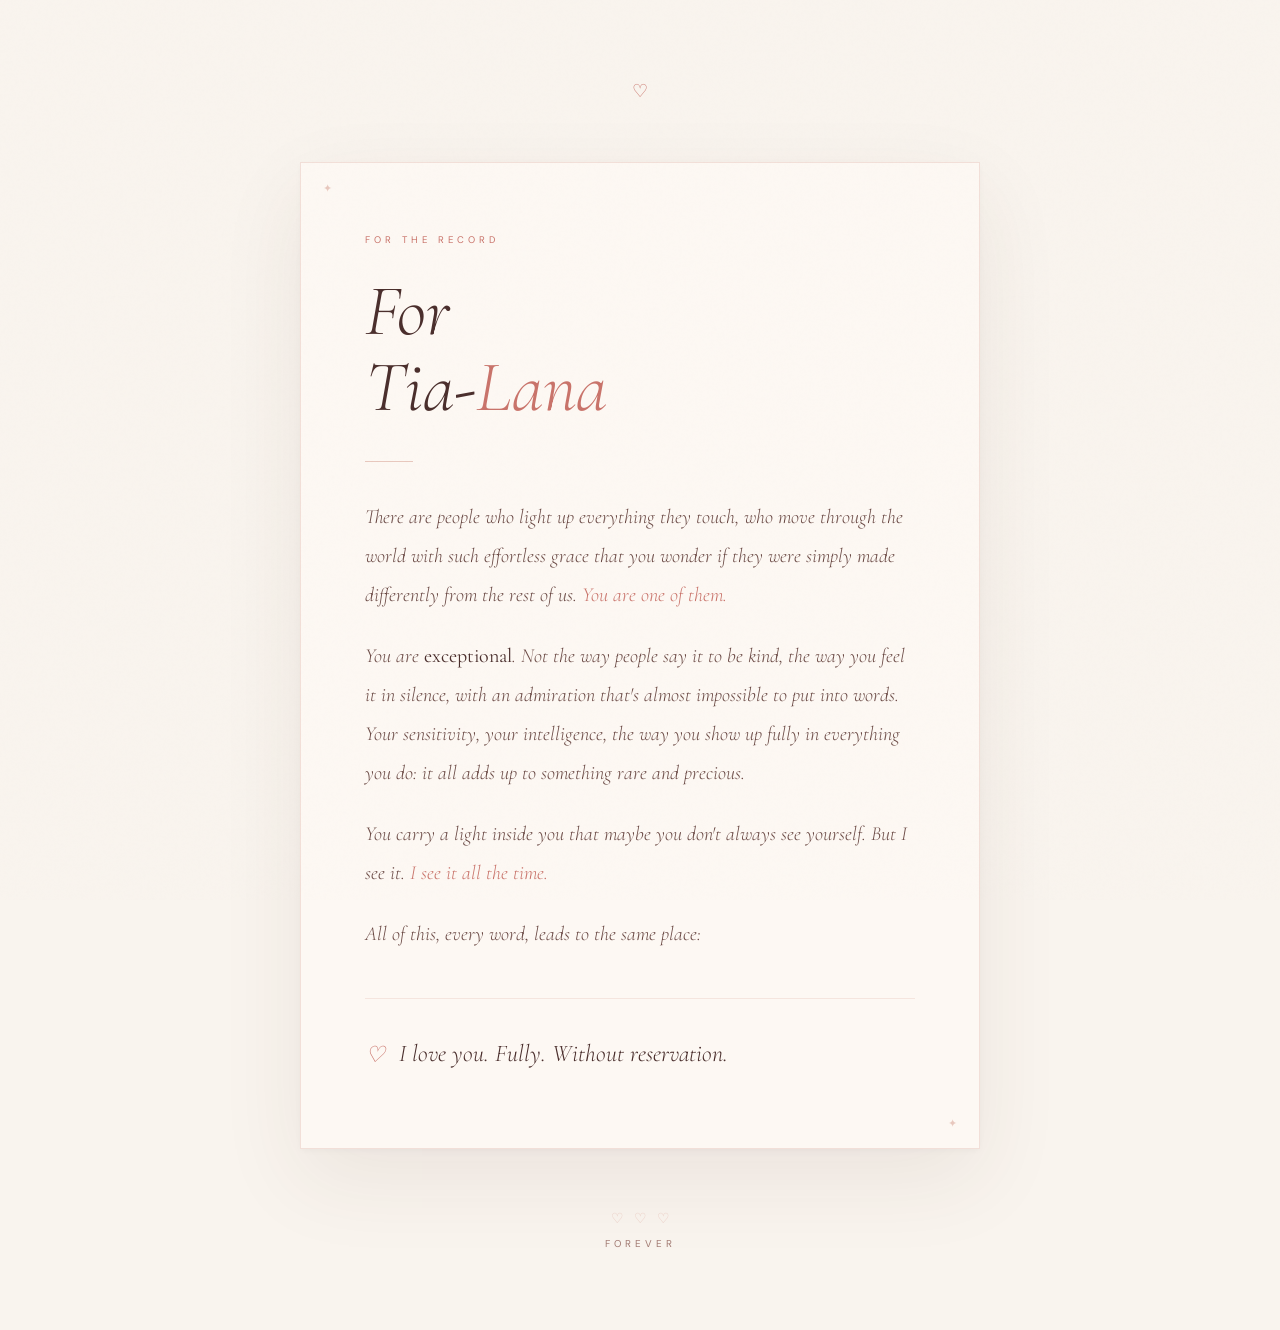
<file: love.html>
<!DOCTYPE html>
<html lang="fr">
<head>
  <meta charset="UTF-8">
  <meta name="viewport" content="width=device-width, initial-scale=1.0">
  <title>For Tia-Lana ♡</title>
  <link rel="icon" type="image/svg+xml" href="[data-uri]">
  <link rel="preconnect" href="https://fonts.googleapis.com">
  <link rel="preconnect" href="https://fonts.gstatic.com" crossorigin>
  <link href="https://fonts.googleapis.com/css2?family=Cormorant+Garamond:ital,wght@0,300;0,400;1,300;1,400;1,600&family=DM+Sans:wght@300;400&display=swap" rel="stylesheet">
  <style>
    :root {
      --cream:      #F9F4EE;
      --blush:      #E8C8BE;
      --rose:       #C9736A;
      --warm-brown: #4A2E2C;
      --text-mid:   #6B4A45;
      --text-light: #A07870;
    }

    *, *::before, *::after { margin: 0; padding: 0; box-sizing: border-box; }

    body {
      font-family: 'DM Sans', sans-serif;
      background: var(--cream);
      color: var(--warm-brown);
      min-height: 100vh;
      overflow-x: hidden;
    }

    /* grain */
    body::before {
      content: ''; position: fixed; inset: 0; pointer-events: none; z-index: 9999;
      background-image: url("data:image/svg+xml,%3Csvg viewBox='0 0 256 256' xmlns='http://www.w3.org/2000/svg'%3E%3Cfilter id='n'%3E%3CfeTurbulence type='fractalNoise' baseFrequency='0.9' numOctaves='4' stitchTiles='stitch'/%3E%3C/filter%3E%3Crect width='100%25' height='100%25' filter='url(%23n)' opacity='0.04'/%3E%3C/svg%3E");
      opacity: .4;
    }

    /* ── FLOATING PETALS ── */
    .petal {
      position: fixed; pointer-events: none; z-index: 1;
      font-size: 1rem; opacity: 0;
      animation: fall linear infinite;
    }
    @keyframes fall {
      0%   { transform: translateY(-60px) translateX(0)              rotate(0deg);   opacity: 0; }
      10%  { opacity: .45; }
      50%  { transform: translateY(50vh)  translateX(var(--sway, 0)) rotate(180deg); }
      90%  { opacity: .45; }
      100% { transform: translateY(110vh) translateX(0)              rotate(340deg); opacity: 0; }
    }

    /* ── MAIN LAYOUT ── */
    .page {
      min-height: 100vh;
      display: flex;
      flex-direction: column;
      align-items: center;
      justify-content: center;
      padding: 80px 8%;
      position: relative;
      z-index: 2;
    }

    /* ornamental top line */
    .top-ornament {
      display: flex; align-items: center; gap: 18px;
      margin-bottom: 60px;
      opacity: 0; animation: fadeUp .9s ease .2s forwards;
    }
    .orn-line { flex: 1; max-width: 120px; height: 1px; background: var(--blush); }
    .orn-heart {
      font-size: 1.1rem; color: var(--rose);
      animation: pulse 2.2s ease-in-out infinite;
    }
    @keyframes pulse {
      0%, 100% { transform: scale(1); }
      50%       { transform: scale(1.25); }
    }

    /* ── LETTER CARD ── */
    .letter {
      background: #FDF8F3;
      border: 1px solid rgba(232,200,190,.5);
      max-width: 680px; width: 100%;
      padding: 70px 64px;
      position: relative;
      box-shadow: 0 30px 80px rgba(74,46,44,.08), 0 2px 8px rgba(74,46,44,.04);
      opacity: 0; animation: fadeUp 1s ease .4s forwards;
    }

    /* corner flourishes */
    .letter::before, .letter::after {
      content: '✦';
      position: absolute;
      font-size: .7rem; color: var(--blush);
    }
    .letter::before { top: 18px; left: 22px; }
    .letter::after  { bottom: 18px; right: 22px; }

    .letter-label {
      font-size: .6rem; letter-spacing: 4px; text-transform: uppercase;
      color: var(--rose); margin-bottom: 28px; display: block;
    }

    .letter-name {
      font-family: 'Cormorant Garamond', serif;
      font-size: clamp(2.8rem, 6vw, 4.5rem);
      font-weight: 300; font-style: italic;
      line-height: 1.05;
      color: var(--warm-brown);
      margin-bottom: 36px;
    }
    .letter-name em { color: var(--rose); font-style: italic; }

    .divider {
      width: 48px; height: 1px;
      background: var(--blush); margin-bottom: 36px;
    }

    .letter-body {
      font-family: 'Cormorant Garamond', serif;
      font-size: 1.25rem; font-weight: 300; font-style: italic;
      line-height: 1.95; color: var(--text-mid);
    }
    .letter-body p { margin-bottom: 22px; }
    .letter-body p:last-child { margin-bottom: 0; }
    .letter-body strong {
      font-style: normal; font-weight: 400; color: var(--warm-brown);
    }
    .letter-body .highlight {
      color: var(--rose);
    }

    /* signature */
    .signature {
      margin-top: 44px; padding-top: 32px;
      border-top: 1px solid rgba(232,200,190,.4);
      display: flex; align-items: center; gap: 14px;
    }
    .sig-heart { font-size: 1.4rem; color: var(--rose); animation: pulse 2.2s ease-in-out infinite; }
    .sig-text {
      font-family: 'Cormorant Garamond', serif;
      font-size: 1.5rem; font-style: italic; font-weight: 300;
      color: var(--warm-brown);
    }

    /* bottom */
    .bottom-ornament {
      margin-top: 60px; display: flex; flex-direction: column; align-items: center; gap: 10px;
      opacity: 0; animation: fadeUp .9s ease .8s forwards;
    }
    .bottom-ornament span {
      font-size: .62rem; letter-spacing: 4px; text-transform: uppercase;
      color: var(--text-light);
    }
    .hearts-row { display: flex; gap: 10px; }
    .hearts-row span {
      font-size: .9rem; color: var(--blush);
      animation: pulse 2.2s ease-in-out infinite;
      letter-spacing: 0;
    }
    .hearts-row span:nth-child(2) { animation-delay: .3s; }
    .hearts-row span:nth-child(3) { animation-delay: .6s; }

    @keyframes fadeUp {
      from { opacity: 0; transform: translateY(28px); }
      to   { opacity: 1; transform: none; }
    }

    @media (max-width: 640px) {
      .letter { padding: 44px 28px; }
      .page { padding: 60px 5%; }
    }
  </style>
</head>
<body>

  <!-- entry overlay (matches the expanding rose circle from index.html) -->
  <div id="entry-overlay" style="position:fixed;inset:0;background:#C9736A;z-index:9000;pointer-events:none;transition:opacity .55s ease .1s"></div>
  <script>
    requestAnimationFrame(() => requestAnimationFrame(() => {
      const o = document.getElementById('entry-overlay');
      o.style.opacity = '0';
      setTimeout(() => o.remove(), 700);
    }));
  </script>

  <!-- falling hearts -->
  <script>
    const colors = ['#C9736A', '#E8C8BE', '#A07870', '#d4968e', '#c9b4ae'];
    for (let i = 0; i < 28; i++) {
      const p = document.createElement('span');
      p.className = 'petal';
      p.textContent = '♡';
      const size = .7 + Math.random() * 1.4;
      const dur  = 7 + Math.random() * 11;
      const sway = (Math.random() - .5) * 60;
      p.style.cssText = `
        left: ${Math.random() * 105}vw;
        animation-duration: ${dur}s;
        animation-delay: ${Math.random() * 10}s;
        font-size: ${size}rem;
        color: ${colors[i % colors.length]};
        --sway: ${sway}px;
      `;
      document.body.appendChild(p);
    }
  </script>

  <script>
    const LABELS = [
      "A letter for you", "Written with love", "For you, always",
      "From the heart", "Just for you", "A few honest words",
      "With all my love", "Words for Tia-Lana", "An open letter",
      "Because you deserve to know", "Every single time",
      "Something true", "Honestly", "No filter, just love",
      "A reminder", "For when you forget", "From me, to you",
      "What I think about", "Said out loud", "The truth of it",
      "Written at 2am", "Always meant to say this", "Unedited",
      "A love letter", "For the record", "Simply put",
      "Words I mean completely", "This is real", "Because I can't not",
      "Read this slowly"
    ];

    const OPENINGS = [
      `There are people who light up everything they touch, who move through the world with such effortless grace that you wonder if they were simply made differently from the rest of us. <span class="highlight">You are one of them.</span>`,
      /*`Some people leave a mark on the world just by existing. They don't try, they simply are, and everything around them becomes warmer, brighter, more alive. <span class="highlight">That's you.</span>`,
      `Every so often, you meet someone who changes the way you see everything. Not through grand gestures, but through the quiet, extraordinary way they exist. <span class="highlight">You are that person for me.</span>`,
      `There's a word in French, <em>lumineuse</em>, that doesn't quite translate. It means radiant, brilliant, full of light. <span class="highlight">I think it was invented for you.</span>`,
      `You walk into a room and something shifts. The air is lighter. People stand a little straighter. They don't always know why. <span class="highlight">I do.</span>`,
      `Exceptional is a word people throw around too easily. But you, you earn it. Every single day. In the way you create, the way you feel, the way you love. <span class="highlight">Truly earn it.</span>`,
      `The world is full of people who are good at things. What makes you rare isn't your talent alone, it's the soul you pour into everything you touch. <span class="highlight">That soul is extraordinary.</span>`,
      `I've thought a lot about what makes someone truly remarkable. It's not one thing, it's the way they listen, the way they laugh, the way they show up. <span class="highlight">You have all of it.</span>`,
      `There are people you admire from a distance, and people who change you from up close. <span class="highlight">You are both, somehow, at the same time.</span>`,
      `I don't believe in coincidences anymore. I believe in the specific, quiet kind of magic that brings exceptional people into your life. <span class="highlight">You were that magic.</span>`,
      `Most people move through the world and leave it unchanged. And then there are the rare few who make it gentler just by being in it. <span class="highlight">You are one of those rare few.</span>`,
      `You have a way of making people feel seen. Truly seen. Not just noticed, <em>understood</em>. <span class="highlight">That is one of the rarest gifts a person can have.</span>`,
      `I've watched you create. I've watched you think. The care you pour into everything isn't effort, it's love. <span class="highlight">And it shows in everything you make.</span>`,
      `There is something in you that refuses to be ordinary. Not ambition, something deeper. A hunger for beauty and meaning that I find <span class="highlight">endlessly moving.</span>`,
      `Some people inspire others without even knowing it. They exist, and that existence alone gives others permission to be more fully themselves. <span class="highlight">That's the kind of person you are.</span>`,
      `I've spent a lot of time trying to find the right words for this. The truth is there aren't any. There's only this: you are one of the most remarkable people I have ever known. <span class="highlight">Full stop.</span>`,
      `You have this rare quality, the ability to be entirely, unapologetically yourself, while somehow making everyone around you feel completely at ease. <span class="highlight">That's not a small thing. That's everything.</span>`,
      `If I had to describe you to someone who had never met you, I wouldn't know where to start. Not because there's nothing to say, <span class="highlight">but because there's too much.</span>`,
      `There's a version of the world where people like you are more common. I don't live in that world. I live in this one, where you are <span class="highlight">genuinely, remarkably rare.</span>`,
      `Knowing you has made me believe more in people. In what they can be. In the extraordinary things that happen when someone decides to live fully and honestly. <span class="highlight">You are proof of all of that.</span>`,
      `I think about the sheer improbability of you, of everything that had to happen, every choice made, every door opened or closed, for you to become exactly who you are. <span class="highlight">And I'm grateful for all of it.</span>`,
      `You have a gift that very few people have: you make whatever room you're in feel like the right place to be. <span class="highlight">You make people feel at home.</span>`,
      `Some people are easy to love. You are not easy to love, you are <em>impossible not</em> to love. <span class="highlight">There's a difference, and you are the difference.</span>`,
      `The kindness you carry, the way you hold it so naturally, not as performance, but as a way of being, is one of the most quietly powerful things about you. <span class="highlight">It changes people.</span>`,
      `There's a particular kind of person who makes life feel like it means something. Who makes you want to be better, to look more closely, to feel more fully. <span class="highlight">You are that person.</span>`,
      `I don't think you realise how much you carry. How much you give. How much of yourself you pour into the world every single day. <span class="highlight">I see it. I want you to know that.</span>`,
      `You are brave in ways that matter. Not the loud, obvious kind of brave, the quiet, daily kind. The kind that asks you to show up as yourself, fully, even when it's hard. <span class="highlight">You do that. Every time.</span>`,
      `There is a warmth that follows you everywhere. Into conversations, into photographs, into every room you enter. <span class="highlight">It's entirely and unmistakably yours.</span>`,
      `I keep trying to find a word that captures it, what you are, what you do, what it feels like to be near you. The closest I've found is <span class="highlight"><em>irreplaceable.</em></span>`,
      `You are the kind of person people remember. Not for one thing, for the whole of who you are. The laugh, the mind, the heart. <span class="highlight">The impossible, wonderful whole of you.</span>`,*/
    ];

    const MIDDLES = [
      `You are <strong>exceptional</strong>. Not the way people say it to be kind, the way you feel it in silence, with an admiration that's almost impossible to put into words. Your sensitivity, your intelligence, the way you show up fully in everything you do: it all adds up to something rare and precious.`,
      /*`You carry a depth that most people spend their whole lives searching for. You wear it quietly, naturally, like you don't even know it's there. But everyone around you feels it.`,
      `The things you create, your photographs, your performances, your presence, they don't just exist. They <em>linger</em>. They stay with people long after the moment has passed.`,
      `You feel things deeply. More deeply than most people dare to. And instead of hiding that, you channel it into your art, your laugh, your way of being. <strong>It's breathtaking.</strong>`,
      `You have an ability to make the ordinary feel significant. A conversation, a glance, a shared moment, with you, everything carries weight and warmth that shouldn't be possible.`,
      `I've seen you in your element, creating, performing, being, and I can tell you honestly: there are very few people on this earth who do what you do with the grace and intention that you bring.`,
      `Your creativity isn't something you do. It's something you <em>are</em>. It radiates from you in the way you see the world, in the stories you find, in the beauty you pull out of ordinary moments.`,
      `What moves me most about you isn't any one talent or quality, it's the wholeness of you. The way every part of who you are fits together into something genuinely <strong>beautiful.</strong>`,
      `You make people around you better. Not by trying, just by being yourself with such full commitment that it gives others permission to do the same.`,
      `There's a stillness in you, underneath all the energy and creativity, a kind of deep-rootedness that makes you feel like someone who truly knows who they are. That is <strong>incredibly rare.</strong>`,
      `You don't just live your life. You <em>inhabit</em> it, every part of it, fully, with intention and grace and a warmth that I don't think you fully understand the scale of.`,
      `You are one of those people who makes others feel like the best version of themselves just by being around them. That's not accidental, it's a reflection of who you are at your core.`,
      `The way you approach your craft, with such patience, such honesty, such genuine love for what you do, it's one of the most quietly inspiring things I've ever witnessed.`,
      `You have a mind that notices things others walk past. A sensitivity that catches what most people miss. That's what makes everything you create feel so <strong>alive and true.</strong>`,
      `I admire so many things about you. But what I admire most is your courage, your willingness to be fully, vulnerably yourself, in your work and in your life. <strong>That takes everything.</strong>`,
      `There's a generosity in you that goes beyond kindness. You give people your full attention, your real thoughts, your genuine presence. In a world of half-presence, <strong>that is everything.</strong>`,
      `You have built something real, a creative life, a perspective, an identity that is entirely and unmistakably yours. Not many people manage that. <strong>You make it look effortless.</strong>`,
      `The way you see beauty, in light, in people, in the spaces between things, is one of your greatest gifts. You share that vision with the world and the world is richer for it.`,
      `You are living proof that intelligence and warmth are not opposites. That ambition and kindness can exist in the same person. That being gifted doesn't have to mean being difficult. <strong>You make it all look natural.</strong>`,
      `Everything about you, the way you work, the way you love, the way you exist in the world, suggests someone who has thought deeply about who they want to be. And then actually <em>become</em> that person.`,*/
    ];

    const LIGHTS = [
      `You carry a light inside you that maybe you don't always see yourself. But I see it. <span class="highlight">I see it all the time.</span>`,
      /*`And yet for all this brilliance, you remain the most genuinely, quietly humble person I know. That combination, of greatness and groundedness, is <span class="highlight">almost impossible to find.</span>`,
      `What I love most is the way you are when no one is watching. The realness of you. The quiet joy. The honest laugh. <span class="highlight">The true version.</span>`,
      `I think about the person you're becoming, and it moves me. Not because you're not already extraordinary, you are, but because <span class="highlight">you just keep growing.</span>`,
      `There are days when just the thought of you, of who you are, of all you carry, makes me feel lucky to exist in <span class="highlight">the same world as you.</span>`,
      `You are the kind of person that poets write about and painters try to capture. Not because of how you look, but because of <span class="highlight">what you radiate.</span>`,
      `The world is genuinely better because you're in it. Not in a vague, abstract way. In a real, specific, <span class="highlight">everyday kind of way.</span>`,
      `I hope you know, really know, how much of a difference you make. Not just to me. To everyone lucky enough to be close to you. <span class="highlight">You matter, Tia-Lana.</span>`,
      `You deserve every beautiful thing that comes your way. Every opportunity, every moment of joy, every person who recognises what you are. <span class="highlight">You deserve all of it.</span>`,
      `Watching you be fully yourself, in your art, in your life, is one of the most genuinely moving things I have ever witnessed. <span class="highlight">Don't ever stop.</span>`,
      `I think one of the most underrated things about you is how hard you work, quietly, consistently, without needing anyone to notice. <span class="highlight">I notice. I always notice.</span>`,
      `You have never once made me feel like I needed to be anything other than what I am. That kind of grace is <span class="highlight">rarer than you know.</span>`,
      `There's a particular joy you carry, not loud, not performed, just a quiet delight in being alive that is <span class="highlight">absolutely contagious.</span>`,
      `I find myself wanting to remember everything. The way you talk about things you love. The way your face changes when you're thinking. <span class="highlight">All of it. Every detail.</span>`,
      `You have shaped the way I see things. The way I think about beauty, about work, about what it means to show up honestly in the world. <span class="highlight">That's not a small thing.</span>`,
      `On the hard days, yours or mine, the thought of you is steadying. Like knowing there's a place that's warm and real and safe. <span class="highlight">You are that place for me.</span>`,
      `I don't think I'll ever fully get used to you. To how extraordinary you are. I don't want to. I want to keep being <span class="highlight">quietly amazed, every time.</span>`,
      `You make love feel like something simple and enormous at the same time. Easy and overwhelming. Light and infinite. <span class="highlight">That's a rare kind of love.</span>`,
      `Whatever happens, wherever life takes us, I will always, always be grateful that I got to know you. That I got to see <span class="highlight">who you really are.</span>`,
      `You are not just someone I love. You are someone I genuinely admire. Someone I look at and think: <span class="highlight">yes. That. That is what a person can be.</span>`,*/
    ];

    const CLOSINGS = [
      `So here it is, simply, honestly, with everything I have:`,
      `I have no grand words left. Just this, plain and true:`,
      `After all of this, it still comes down to one thing:`,
      `Words fall short. They always do, with you. But here is what I know:`,
      `None of this captures it fully. But let me try, one last time:`,
      `I could write forever and never say it right. But here it is:`,
      `Everything I've written here is just the surface. What I really mean is this:`,
      `And so, with all the sincerity I can put into words:`,
      `If I could say only one thing after all of this, it would be:`,
      `This is the truest thing I know:`,
      `So I'll stop trying to find the perfect words and just say the real ones:`,
      `All of this, every word, leads to the same place:`,
      `I keep coming back to the same thing, no matter how I say it:`,
      `There's only one thing left to say, and it's the most important:`,
      `After everything, all the words, all the attempts, it's still just this:`,
      `Let me say what I actually mean, without trying to make it beautiful:`,
      `I've been circling it. Let me just say it directly:`,
      `Underneath all of this, there is one thing that is always true:`,
      `Put simply, the only way it really makes sense:`,
      `Strip away everything else and what remains is this:`,
    ];

    const SIGNATURES = [
      `I love you, Tia-Lana.`,
      `I am so lucky to know you.`,
      `You are loved. Completely. Always.`,
      `Thank you for existing, Tia-Lana.`,
      `I love you. More than words do justice.`,
      `You are my favourite person in the world.`,
      `I love you, Tia-Lana. More every day.`,
      `You are extraordinary. And you are loved.`,
      `I love you. More than I'll ever fully say.`,
      `You are loved beyond measure, Tia-Lana.`,
      `Every day, more than the day before.`,
      `I love you. That's the whole truth of it.`,
      `You are everything. Absolutely everything.`,
      `Loving you is the easiest thing I've ever done.`,
      `You are my favourite thing about my life.`,
      `I love you in a way that doesn't need explaining.`,
      `Thank you for being you. Exactly, perfectly you.`,
      `I choose you. Every single time.`,
      `You are so deeply, completely loved.`,
      `I love you more than yesterday. Less than tomorrow.`,
      `There is no version of my life that I'd want without you in it.`,
      `You are home. You have always been home.`,
      `I love you. Fully. Without reservation.`,
      `You are the best thing. Just, the best thing.`,
      `I love you, Tia-Lana. Now and always.`,
    ];

    function pick(arr) { return arr[Math.floor(Math.random() * arr.length)]; }

    document.addEventListener('DOMContentLoaded', function () {
      document.getElementById('lLabelEl').textContent  = pick(LABELS);
      document.getElementById('lOpenEl').innerHTML     = pick(OPENINGS);
      document.getElementById('lMiddleEl').innerHTML   = pick(MIDDLES);
      document.getElementById('lLightEl').innerHTML    = pick(LIGHTS);
      document.getElementById('lClosingEl').innerHTML  = pick(CLOSINGS);
      document.getElementById('lSigEl').textContent    = pick(SIGNATURES);
    });
  </script>

  <div class="page">

    <div class="top-ornament">
      <div class="orn-line"></div>
      <span class="orn-heart">♡</span>
      <div class="orn-line"></div>
    </div>

    <div class="letter">
      <span class="letter-label" id="lLabelEl"></span>

      <h1 class="letter-name">
        For<br>Tia-<em>Lana</em>
      </h1>

      <div class="divider"></div>

      <div class="letter-body">
        <p id="lOpenEl"></p>
        <p id="lMiddleEl"></p>
        <p id="lLightEl"></p>
        <p id="lClosingEl"></p>

        <div class="signature">
          <span class="sig-heart">♡</span>
          <span class="sig-text" id="lSigEl"></span>
        </div>
      </div>
    </div>

    <div class="bottom-ornament">
      <div class="hearts-row">
        <span>♡</span><span>♡</span><span>♡</span>
      </div>
      <span>forever</span>
    </div>

  </div>

</body>
</html>
</file>
